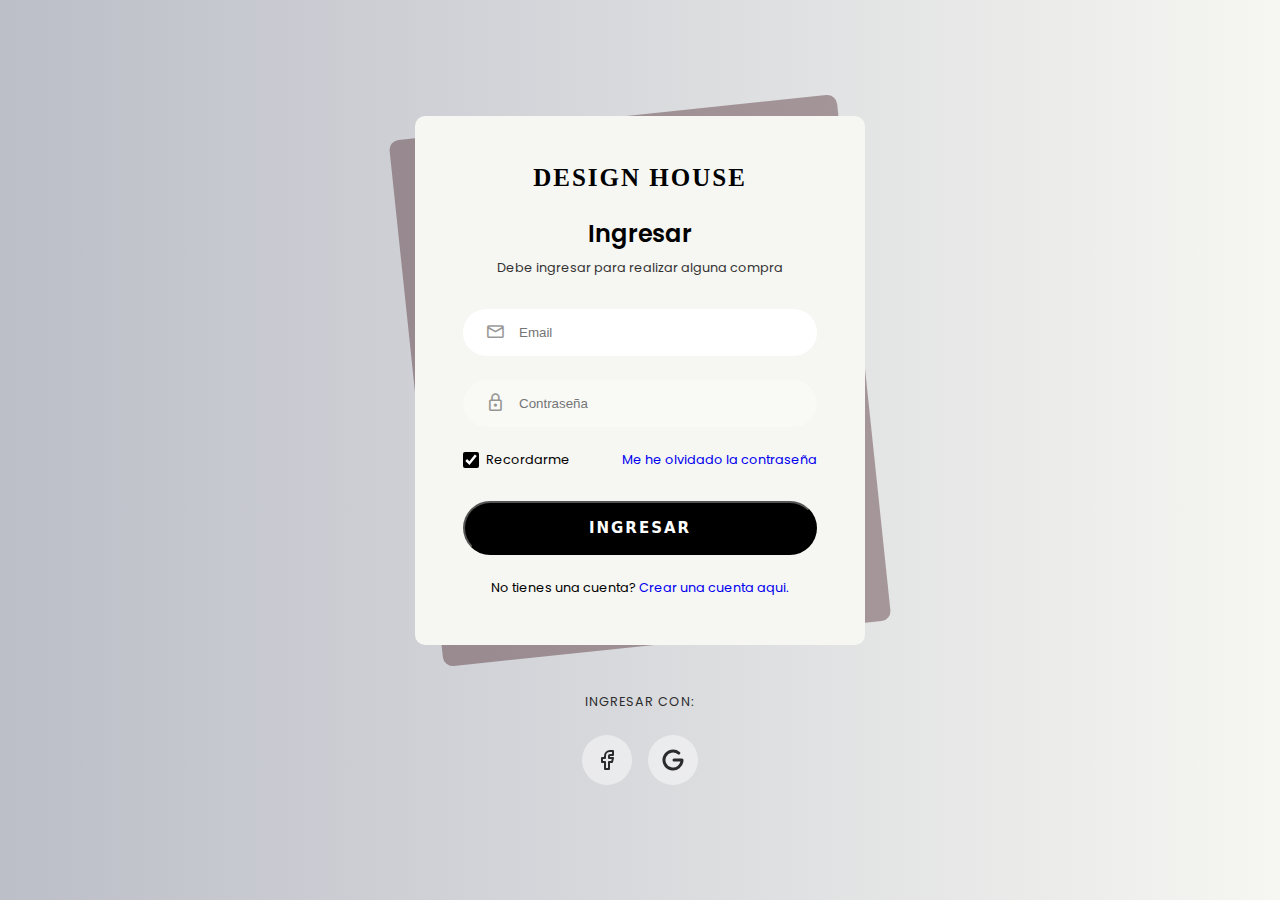
<file: pages/login.html>
<!DOCTYPE html>
<html lang="en">

<head>
    <meta charset="UTF-8">
    <meta http-equiv="X-UA-Compatible" content="IE=edge">
    <meta name="viewport" content="width=device-width, initial-scale=1.0">
    <link rel="stylesheet" href="../css/estilos.css" />
    <link rel="stylesheet"
        href="https://fonts.googleapis.com/css2?family=Material+Symbols+Rounded:opsz,wght,FILL,GRAD@48,600,0,0" />
    <!-- FAVICON -->
    <link rel="shortcut icon" href="../img/favicon_io/favicon.ico" type="image/x-icon">
    <!-- SEO -->
    <meta name="description" content="Tienda de diseño de venta de muebles">
    <meta name="keywords" content="muebles, diseño, diseño industrial, muebles de diseño, mesas, sillas">
    <meta property="og:tittle" content="Web site">

    <title>Ingresar - Design House</title>
</head>

<body class="login-body">

    <div>
        <div class="login-card">
            <div class="login-card-logo">
                <h1>DESIGN HOUSE</h1>
            </div>

            <div class="login-card-header">
                <h1>Ingresar</h1>
                <div>Debe ingresar para realizar alguna compra</div>
            </div>

            <form class="login-card-form">

                <div class="form-item">
                    <span class="form-item-icon material-symbols-rounded">mail</span>
                    <input type="text" placeholder="Email" autofocus required>
                </div>

                <div class="form-item">
                    <span class="form-item-icon material-symbols-rounded">lock</span>
                    <input type="password" placeholder="Contraseña" required>
                </div>

                <div class="form-item-other">

                    <div class="checkbox">
                        <input type="checkbox" checked>
                        <label>Recordarme</label>
                    </div>
                    <a href="#">Me he olvidado la contraseña</a>
                </div>

                <button type="submit">Ingresar</button>
            </form>

            <div class="login-card-footer">
                No tienes una cuenta? <a href="#">Crear una cuenta aqui.</a>
            </div>

        </div>
        <div class="login-card-social">

            <div>Ingresar con: </div>

            <div class="login-card-social-btns">
                <a href="#">

                    <svg xmlns="http://www.w3.org/2000/svg" class="icon icon-tabler icon-tabler-brand-facebook"
                        width="24" height="24" viewBox="0 0 24 24" stroke-width="2" stroke="currentColor" fill="none"
                        stroke-linecap="round" stroke-linejoin="round">
                        <path stroke="none" d="M0 0h24v24H0z" fill="none"></path>
                        <path d="M7 10v4h3v7h4v-7h3l1 -4h-4v-2a1 1 0 0 1 1 -1h3v-4h-3a5 5 0 0 0 -5 5v2h-3"></path>
                    </svg>

                </a>

                <a href="#">

                    <svg xmlns="http://www.w3.org/2000/svg" class="icon icon-tabler icon-tabler-brand-google" width="24"
                        height="24" viewBox="0 0 24 24" stroke-width="3" stroke="currentColor" fill="none"
                        stroke-linecap="round" stroke-linejoin="round">
                        <path stroke="none" d="M0 0h24v24H0z" fill="none"></path>
                        <path d="M17.788 5.108a9 9 0 1 0 3.212 6.892h-8"></path>
                    </svg>

                </a>

            </div>

        </div>
    </div>

</body>

</html>
</file>
<file: css/estilos.css>
/* CSS GENERAL */
@import url("https://fonts.googleapis.com/css2?family=Roboto:ital,wght@0,100;1,300;1,900&display=swap");
@import url("https://fonts.googleapis.com/css2?family=Poppins:wght@400;600&display=swap");
* {
  margin: 0;
  padding: 0;
  box-sizing: border-box; }

/* FONTS */
@media only screen and (max-width: 1300px) {
  .complete-nav .nav-section-d .main-nv {
    gap: 1.5rem; }
  body main .features .left-card div a {
    padding: 1.5vh 1vw; } }

@media only screen and (max-width: 1100px) {
  .complete-nav .nav-section-d .main-nv {
    gap: 1rem; }
  body main .features .left-card div h2 {
    font-size: 1.5vw; }
  body main .features .left-card div a {
    padding: 1.5vh 0.5vw; } }

@media only screen and (max-width: 1005px) {
  .complete-nav {
    align-items: flex-end;
    justify-content: center; }
    .complete-nav .hamburger {
      display: block;
      justify-self: start;
      cursor: pointer;
      padding-bottom: 21px;
      padding-left: 15px; }
      .complete-nav .hamburger .line {
        width: 30px;
        height: 3px;
        background-color: black;
        margin: 6px 0; }
    .complete-nav .nav-section-d {
      height: 0;
      position: absolute;
      top: 70px;
      left: 0;
      right: 0;
      width: 100%;
      background: white;
      transition: 0.2s;
      overflow: hidden; }
      .complete-nav .nav-section-d .main-nv {
        display: block;
        width: fit-content;
        text-align: start;
        transition: 0.5s;
        opacity: 0; }
        .complete-nav .nav-section-d .main-nv li {
          margin-top: 20px;
          margin-bottom: 20px; }
      .complete-nav .nav-section-d .main-nv.active {
        opacity: 1; }
    .complete-nav .nav-section-d.active {
      height: 200px; }
    .complete-nav .nav-section {
      width: 100%;
      align-items: center;
      justify-content: center;
      flex-basis: 100%;
      padding-right: 15px; }
      .complete-nav .nav-section h1 {
        padding-bottom: 12px;
        padding-right: 5px; }
    .complete-nav .nav-section-i {
      display: none; }
      .complete-nav .nav-section-i .sub-nv {
        display: none; }
  body main .features {
    padding: 10px;
    padding-bottom: 150px;
    flex-direction: column;
    justify-content: flex-end;
    align-items: center;
    height: 220vh; }
    body main .features .left-card {
      display: none; }
    body main .features .right-card h2 {
      font-size: 3vw;
      padding-bottom: 10px; }
    body main .features .right-card a {
      font-size: 1.5vw; }
  body main .texto-about div p {
    font-size: 22px; }
  body main .texto-about div a {
    font-size: 12px; } }

@media only screen and (max-width: 900px) {
  .complete-nav {
    align-items: flex-end;
    justify-content: center; }
    .complete-nav .hamburger {
      display: block;
      justify-self: start;
      cursor: pointer;
      padding-bottom: 21px;
      padding-left: 15px; }
      .complete-nav .hamburger .line {
        width: 30px;
        height: 3px;
        background-color: black;
        margin: 6px 0; }
    .complete-nav .nav-section-d {
      height: 0;
      position: absolute;
      top: 70px;
      left: 0;
      right: 0;
      width: 100%;
      background: white;
      transition: 0.2s;
      overflow: hidden; }
      .complete-nav .nav-section-d .main-nv {
        display: block;
        width: fit-content;
        text-align: start;
        transition: 0.5s;
        opacity: 0; }
        .complete-nav .nav-section-d .main-nv li {
          margin-top: 20px;
          margin-bottom: 20px; }
      .complete-nav .nav-section-d .main-nv.active {
        opacity: 1; }
    .complete-nav .nav-section-d.active {
      height: 200px; }
    .complete-nav .nav-section {
      width: 100%;
      align-items: center;
      justify-content: center;
      flex-basis: 100%;
      padding-right: 15px; }
      .complete-nav .nav-section h1 {
        padding-bottom: 12px;
        padding-right: 5px; }
    .complete-nav .nav-section-i {
      display: none; }
      .complete-nav .nav-section-i .sub-nv {
        display: none; }
  body main .features {
    padding: 10px;
    padding-bottom: 150px;
    flex-direction: column;
    justify-content: flex-end;
    align-items: center;
    height: 200vh; }
    body main .features .left-card {
      display: none; }
    body main .features .right-card h2 {
      font-size: 3vw;
      padding-bottom: 10px; }
    body main .features .right-card a {
      font-size: 1.5vw; }
  body main .texto-about div p {
    font-size: 22px; }
  body main .texto-about div a {
    font-size: 12px; } }

@media only screen and (max-width: 500px) {
  .complete-nav {
    align-items: flex-end;
    justify-content: center; }
    .complete-nav .hamburger {
      display: block;
      justify-self: start;
      cursor: pointer;
      padding-bottom: 21px;
      padding-left: 15px; }
      .complete-nav .hamburger .line {
        width: 30px;
        height: 3px;
        background-color: black;
        margin: 6px 0; }
    .complete-nav .nav-section-d {
      height: 0;
      position: absolute;
      top: 70px;
      left: 0;
      right: 0;
      width: 100%;
      background: white;
      transition: 0.2s;
      overflow: hidden; }
      .complete-nav .nav-section-d .main-nv {
        display: block;
        width: fit-content;
        text-align: start;
        transition: 0.5s;
        opacity: 0; }
        .complete-nav .nav-section-d .main-nv li {
          margin-top: 20px;
          margin-bottom: 20px; }
      .complete-nav .nav-section-d .main-nv.active {
        opacity: 1; }
    .complete-nav .nav-section-d.active {
      height: 200px; }
    .complete-nav .nav-section {
      width: 100%;
      align-items: center;
      justify-content: center;
      flex-basis: 100%;
      padding-right: 15px; }
      .complete-nav .nav-section h1 {
        padding-bottom: 12px;
        padding-right: 5px; }
    .complete-nav .nav-section-i {
      display: none; }
      .complete-nav .nav-section-i .sub-nv {
        display: none; }
  body main .features {
    padding: 10px;
    padding-bottom: 150px;
    flex-direction: column;
    justify-content: flex-end;
    align-items: center;
    height: 180vh; }
    body main .features .left-card {
      display: none; }
    body main .features .right-card h2 {
      font-size: 4vw;
      padding-bottom: 10px; }
    body main .features .right-card a {
      font-size: 2vw; }
  body main .texto-about div p {
    font-size: 22px; }
  body main .texto-about div a {
    font-size: 12px; } }

@media only screen and (max-width: 900px) {
  .galeriaProductos {
    flex-direction: column;
    align-items: center; }
    .galeriaProductos div {
      width: 70vw !important; } }

@media only screen and (max-width: 960px) {
  .ABmuestra div {
    flex-direction: column; }
  .ABmuestra img {
    width: 100% !important; }
  .ABmuestra .ABimgFT {
    padding: 60px 30px !important; } }

body main .ABhero {
  display: flex;
  flex-direction: column;
  width: 100%; }
  body main .ABhero img {
    align-self: center;
    padding: 40px;
    height: 50vh;
    width: 90%;
    object-fit: cover; }
  body main .ABhero .ABherop {
    padding-bottom: 100px;
    padding-top: 100px;
    align-self: center;
    text-align: center;
    width: 60%;
    font-size: 50px;
    font-weight: 600; }

body main .ABmuestra {
  display: flex;
  flex-direction: column;
  align-items: center;
  padding: 40px; }
  body main .ABmuestra div {
    display: flex;
    width: 90%;
    background-color: #f0f0f0; }
    body main .ABmuestra div img {
      height: 50vh;
      width: 40vw;
      object-fit: cover; }
    body main .ABmuestra div .ABimgFT {
      padding: 80px 120px;
      display: flex;
      flex-direction: column; }
      body main .ABmuestra div .ABimgFT h2 {
        font-size: 30px;
        font-weight: 600; }
      body main .ABmuestra div .ABimgFT p {
        font-size: 20px;
        font-weight: 300; }
  body main .ABmuestra #spacer {
    height: 110px;
    background-color: #f6f6f2; }

/* FOOTER */
.container {
  padding-top: 200px; }

/* HOME HEADER */
body header {
  background-color: #f6f6f2;
  padding-top: 10px;
  z-index: 9999;
  width: 100%;
  position: fixed;
  transition: all 300ms ease-in-out; }
  body header nav {
    display: flex;
    overflow: hidden;
    width: 100%;
    height: 7vh; }
    body header nav .nav-section-d {
      display: flex;
      align-items: center;
      justify-content: start;
      flex-basis: calc(100% / 3); }
      body header nav .nav-section-d .main-nv {
        display: flex;
        align-items: center;
        gap: 3rem;
        padding-left: 40px; }
        body header nav .nav-section-d .main-nv li {
          list-style: none; }
          body header nav .nav-section-d .main-nv li a {
            text-decoration: none;
            color: black;
            font-family: Arial, Helvetica, sans-serif;
            font-weight: 400;
            letter-spacing: 2px;
            font-size: 15px;
            transition: 1s ease-in-out; }
            body header nav .nav-section-d .main-nv li a:hover {
              text-decoration: none;
              border-bottom: 1px solid; }
    body header nav .nav-section {
      display: flex;
      align-items: center;
      justify-content: center;
      flex-basis: calc(100% / 3); }
      body header nav .nav-section h1 {
        color: black;
        text-align: center;
        font-family: 'Lucida Sans', 'Lucida Sans Regular', 'Lucida Grande', 'Lucida Sans Unicode', Geneva, Verdana, sans-serif;
        letter-spacing: 2px;
        font: bold 1.2em "Lucida Sans Regular";
        font-size: 30px; }
    body header nav .nav-section-i {
      display: flex;
      align-items: center;
      justify-content: end;
      padding-right: 40px;
      flex-basis: calc(100% / 3); }
      body header nav .nav-section-i .sub-nv {
        display: flex;
        gap: 1rem; }
        body header nav .nav-section-i .sub-nv img {
          height: 20px;
          width: 20px; }
        body header nav .nav-section-i .sub-nv li {
          list-style: none; }
          body header nav .nav-section-i .sub-nv li a {
            text-decoration: none;
            color: black;
            font-family: Arial, Helvetica, sans-serif;
            font-weight: 400;
            letter-spacing: 2px;
            font-size: 15px;
            transition: 1s ease-in-out; }
            body header nav .nav-section-i .sub-nv li a:hover {
              text-decoration: none;
              border-bottom: 1px solid; }

.scroll-down header {
  transform: translate3d(0, -100%, 0); }

.scroll-up header {
  filter: drop-shadow(0 -10px 20px #aaaaaa); }

.login-body {
  font-family: 'Poppins', sans-serif;
  min-height: 100vh;
  background: linear-gradient(to right, #bcbec8, #f6f6f2);
  display: flex;
  justify-content: center;
  align-items: center; }
  .login-body div .login-card {
    width: 450px;
    background: #f6f6f2;
    padding: 3rem;
    border-radius: 10px;
    position: relative; }
    .login-body div .login-card .login-card-logo {
      margin-bottom: 1.5rem; }
      .login-body div .login-card .login-card-logo h1 {
        color: black;
        font-family: 'Lucida Sans', 'Lucida Sans Regular', 'Lucida Grande', 'Lucida Sans Unicode', Geneva, Verdana, sans-serif;
        letter-spacing: 2px;
        font: bold 1.2em "Lucida Sans Regular";
        font-size: 25px; }
  .login-body div .login-card::before {
    content: '';
    position: absolute;
    inset: 0;
    background: rgba(61, 21, 26, 0.375);
    transform: rotate(-6deg);
    border-radius: 10px;
    z-index: -1; }
  .login-body div .login-card-header {
    margin-bottom: 2rem; }
    .login-body div .login-card-header h1 {
      font-size: 1.5rem;
      font-weight: 600;
      margin-bottom: .5rem; }
    .login-body div .login-card-header div {
      font-size: calc(1rem * .8);
      opacity: .8; }
  .login-body div .login-card-form {
    display: flex;
    flex-direction: column;
    gap: 1.5rem; }
    .login-body div .login-card-form .form-item {
      position: relative; }
      .login-body div .login-card-form .form-item .form-item-icon {
        position: absolute;
        top: .82rem;
        left: 1.4rem;
        font-size: 1.3rem;
        opacity: .4; }
    .login-body div .login-card-form .form-item-other {
      display: flex;
      align-items: center;
      justify-content: space-between;
      font-size: calc(1rem * .8);
      margin-bottom: .5rem; }
      .login-body div .login-card-form .form-item-other .checkbox {
        display: flex;
        align-items: center;
        gap: 7px; }
      .login-body div .login-card-form .form-item-other a {
        text-decoration: none; }
    .login-body div .login-card-form button {
      background: black;
      color: white;
      font-family: system-ui, -apple-system, BlinkMacSystemFont, 'Segoe UI', Roboto, Oxygen, Ubuntu, Cantarell, 'Open Sans', 'Helvetica Neue', sans-serif;
      font-variant: "Open Sans";
      letter-spacing: 2px;
      font-weight: 600;
      font-size: 15px;
      padding: 1rem;
      border-radius: 100px;
      text-align: center;
      text-transform: uppercase;
      transition: 0.2s ease-in-out; }
      .login-body div .login-card-form button:hover {
        background-color: #f6f6f2;
        color: black; }
  .login-body div .login-card-footer {
    margin-top: 1.5rem;
    font-size: calc(1rem * .8); }
    .login-body div .login-card-footer a {
      text-decoration: none; }
  .login-body div .login-card-social {
    display: flex;
    flex-direction: column;
    gap: 1.5rem;
    text-align: center;
    margin-top: 3rem; }
    .login-body div .login-card-social div {
      opacity: .8;
      text-transform: uppercase;
      letter-spacing: 1px;
      font-size: calc(1rem * .8); }
    .login-body div .login-card-social .login-card-social-btns {
      display: flex;
      align-items: center;
      justify-content: center;
      gap: 1rem; }
      .login-body div .login-card-social .login-card-social-btns a {
        display: flex;
        align-items: center;
        justify-content: center;
        color: black;
        width: 50px;
        height: 50px;
        background-color: rgba(255, 255, 255, 0.6);
        border-radius: 100px;
        transition: all .5s; }
        .login-body div .login-card-social .login-card-social-btns a:hover {
          background-color: white;
          transform: scale(1.1); }

.login-card-logo,
.login-card-header,
.login-card-footer {
  text-align: center; }

.login-card input[type="text"],
.login-card input[type="password"],
.login-card input[type="email"] {
  border: none;
  outline: none;
  background: rgba(255, 255, 255, 0.3);
  padding: 1rem 1.5rem;
  padding-left: calc(1rem * 3.5);
  border-radius: 100px;
  width: 100%;
  transition: background .5s; }

.login-card input[type="checkbox"] {
  width: 16px;
  height: 16px;
  accent-color: black; }
  .login-card input[type="checkbox"]:focus {
    background: white; }

.login-card input:focus {
  background: white; }

/* Responsive */
@media (max-width: 768px) {
  .login-body {
    padding: 2rem 0; }
  .login-card {
    width: 280px;
    padding: 2rem; } }

/* ---------- */
/* MAIN */
main section {
  background-color: #f6f6f2; }
  main section .side {
    height: 100vh;
    width: 100%;
    display: grid;
    place-items: center;
    overflow: hidden;
    position: absolute; }
    main section .side .tittle {
      font-family: system-ui, -apple-system, BlinkMacSystemFont, 'Segoe UI',  Roboto, Oxygen, Ubuntu, Cantarell, 'Open Sans', 'Helvetica Neue', sans-serif;
      font-variant: "Open Sans";
      font-size: 8vw;
      margin: 0px 10vw;
      width: 80vw; }
      main section .side .tittle .fancy {
        font-family: 'Times New Roman', Times, serif;
        font-style: italic;
        font-size: 1.3em;
        line-height: 0.8em; }
  main section #left-side {
    background-image: url("https://img.freepik.com/free-photo/brown-sofa-wooden-table-living-room-interior-with-plant-concrete-wall_41470-3721.jpg?w=1380&t=st=1668561658~exp=1668562258~hmac=5c5657b38e947e142785c992e361c0450484e382872c7406e599a7a1f48bb20c");
    background-repeat: no-repeat;
    background-position: center;
    background-size: cover;
    z-index: 2; }
    main section #left-side .tittle {
      color: #e7e7e7; }
      main section #left-side .tittle .fancy {
        color: #e8dab2; }
  main section #right-side {
    background-image: url("https://img.freepik.com/free-photo/gray-sofa-white-living-room_43614-796.jpg?w=1380&t=st=1668561871~exp=1668562471~hmac=5f378ad07f28aacb0d355f91d4324b753df4d5718dbefc64269b6ccfa847dc5b");
    background-repeat: no-repeat;
    background-position: center;
    background-size: cover; }
    main section #right-side .tittle {
      color: #3d151a; }
      main section #right-side .tittle .fancy {
        color: #dd6e42; }

main .features {
  padding: 50px;
  z-index: 2;
  padding-top: 1100px;
  display: flex;
  align-items: center;
  gap: 50px;
  overflow: hidden;
  width: 100%;
  height: 230vh; }
  main .features .left-card {
    width: 200vw; }
    main .features .left-card img {
      width: 100%;
      height: 100%;
      object-fit: cover;
      padding-bottom: 25px; }
    main .features .left-card div {
      display: flex;
      justify-content: space-between; }
      main .features .left-card div h2 {
        padding-left: 8px;
        font-family: system-ui, -apple-system, BlinkMacSystemFont, 'Segoe UI', Roboto, Oxygen, Ubuntu, Cantarell,  'Open Sans', 'Helvetica Neue', sans-serif;
        font-variant: "Open Sans";
        letter-spacing: 2px;
        font-size: 2vw;
        font-weight: 600; }
      main .features .left-card div a {
        text-decoration: none;
        padding: 1.5vh 3vw;
        color: black;
        font-family: system-ui, -apple-system, BlinkMacSystemFont, 'Segoe UI', Roboto, Oxygen, Ubuntu, Cantarell, 'Open Sans', 'Helvetica Neue', sans-serif;
        font-variant: "Open Sans";
        letter-spacing: 2px;
        font-weight: 600;
        font-size: 0.8vw;
        border: 1px solid black;
        background-color: #f6f6f2;
        transition: 0.2s ease-in-out; }
        main .features .left-card div a:hover {
          color: #f6f6f2;
          background-color: #3d151a; }
  main .features .right-card img {
    width: 100%;
    height: 100%;
    object-fit: cover; }
  main .features .right-card h2 {
    padding-bottom: 25px;
    padding-top: 10px;
    font-family: system-ui, -apple-system, BlinkMacSystemFont, 'Segoe UI', Roboto, Oxygen, Ubuntu, Cantarell, 'Open Sans', 'Helvetica Neue', sans-serif;
    font-variant: "Open Sans";
    letter-spacing: 2px;
    font-size: 2.5vw;
    font-weight: 500; }
  main .features .right-card a {
    text-decoration: none;
    padding: 1.5vh 3vw;
    color: black;
    font-family: system-ui, -apple-system, BlinkMacSystemFont, 'Segoe UI', Roboto, Oxygen, Ubuntu, Cantarell, 'Open Sans', 'Helvetica Neue', sans-serif;
    font-variant: "Open Sans";
    letter-spacing: 2px;
    font-weight: 600;
    font-size: 0.8vw;
    border: 1px solid black;
    background-color: #f6f6f2;
    transition: 0.2s ease-in-out; }
    main .features .right-card a:hover {
      color: #f6f6f2;
      background-color: #3d151a; }

main .productosDestacados {
  display: grid;
  grid: 'PDtittle PDtittle PDtittle PDtittle' 'pd-button pd-button pd-button pd-button' 'product1 product2 product3 product4';
  grid-template-columns: 320px 320px 320px 320px;
  grid-template-rows: 50px 35px 420px;
  width: 100%;
  height: 80vh;
  gap: 20px;
  overflow: hidden;
  justify-content: start;
  padding: 20px;
  padding-left: 4.5vw; }
  main .productosDestacados .PDtittle h3 {
    padding-left: 8px;
    font-family: system-ui, -apple-system, BlinkMacSystemFont, 'Segoe UI', Roboto, Oxygen, Ubuntu, Cantarell, 'Open Sans', 'Helvetica Neue', sans-serif;
    font-variant: "Open Sans";
    font-size: 27px;
    font-weight: 600; }
  main .productosDestacados .PDbutton {
    grid-area: pd-button;
    display: flex;
    padding-left: 5px; }
    main .productosDestacados .PDbutton a {
      text-decoration: none;
      color: black;
      font-family: system-ui, -apple-system, BlinkMacSystemFont, 'Segoe UI', Roboto, Oxygen, Ubuntu, Cantarell, 'Open Sans', 'Helvetica Neue', sans-serif;
      font-variant: "Open Sans";
      letter-spacing: 2px;
      font-weight: 600;
      font-size: 15px;
      padding-top: 3px; }
      main .productosDestacados .PDbutton a:hover {
        color: #dd6e42; }
    main .productosDestacados .PDbutton img {
      padding-left: 10px;
      height: 30px;
      width: 40px;
      transition: 0.3s ease-in-out; }
      main .productosDestacados .PDbutton img:hover {
        transform: translateX(25%); }
  main .productosDestacados .productDesc1 {
    grid-area: product1; }
    main .productosDestacados .productDesc1 img {
      position: absolute;
      width: 320px;
      height: 420px;
      object-fit: cover;
      transition: 0.2s ease-in-out; }
      main .productosDestacados .productDesc1 img:hover {
        transform: scale(1.05); }
  main .productosDestacados .productDesc2 {
    grid-area: product2;
    transition-delay: 200ms; }
    main .productosDestacados .productDesc2 img {
      width: 320px;
      height: 420px;
      object-fit: cover;
      transition: 0.2s ease-in-out; }
      main .productosDestacados .productDesc2 img:hover {
        transform: scale(1.05); }
  main .productosDestacados .productDesc3 {
    grid-area: product3;
    transition-delay: 400ms; }
    main .productosDestacados .productDesc3 img {
      width: 320px;
      height: 420px;
      object-fit: cover;
      transition: 0.2s ease-in-out; }
      main .productosDestacados .productDesc3 img:hover {
        transform: scale(1.05); }
  main .productosDestacados .productDesc4 {
    grid-area: product4;
    transition-delay: 600ms; }
    main .productosDestacados .productDesc4 img {
      width: 320px;
      height: 420px;
      object-fit: cover;
      transition: 0.2s ease-in-out; }
      main .productosDestacados .productDesc4 img:hover {
        transform: scale(1.05); }

main .texto-about {
  border-bottom: 1px solid black; }
  main .texto-about div {
    padding-bottom: 30vh;
    padding-left: 25%;
    padding-right: 25%; }
    main .texto-about div p {
      font-family: system-ui, -apple-system, BlinkMacSystemFont, 'Segoe UI', Roboto, Oxygen, Ubuntu, Cantarell, 'Open Sans', 'Helvetica Neue', sans-serif;
      font-variant: "Open Sans";
      font-weight: 600;
      font-size: 32px;
      letter-spacing: 2px;
      text-align: justify;
      width: 100%;
      padding-bottom: 15px;
      border-bottom: 2px solid #e8dab2; }
    main .texto-about div a {
      text-decoration: none;
      color: black;
      font-family: system-ui, -apple-system, BlinkMacSystemFont, 'Segoe UI', Roboto, Oxygen, Ubuntu, Cantarell, 'Open Sans', 'Helvetica Neue', sans-serif;
      font-variant: "Open Sans";
      letter-spacing: 2px;
      font-weight: 600;
      font-size: 15px;
      padding-top: 3px; }
      main .texto-about div a:hover {
        color: #dd6e42; }
    main .texto-about div img {
      padding-left: 10px;
      height: 30px;
      width: 40px;
      transition: 0.3s ease-in-out; }
      main .texto-about div img:hover {
        transform: translateX(25%); }

main .hidden {
  opacity: 0;
  filter: blur(5px);
  transform: translateX(-100%);
  transition: all 1s; }

main .show {
  opacity: 1;
  filter: blur(0);
  transform: translateX(0); }

body main div div .carr1 {
  height: 60vh;
  width: 100%;
  object-fit: cover; }

body main .productosHero {
  display: flex;
  height: 100px;
  width: 100%;
  justify-content: center;
  padding: 50px;
  border-bottom: 1.5px solid rgba(0, 0, 0, 0.099); }
  body main .productosHero h2 {
    font-size: 3vh;
    font-family: Arial, Helvetica, sans-serif;
    font-weight: 500;
    letter-spacing: 3px; }

body main .galeriaProductos {
  display: flex;
  flex-wrap: wrap;
  justify-content: center;
  overflow: hidden;
  width: 100%;
  gap: 20px;
  padding: 1vw;
  padding-top: 50px; }
  body main .galeriaProductos div {
    width: 25vw;
    padding-bottom: 100px; }
    body main .galeriaProductos div img {
      width: 100%;
      height: 100%;
      object-fit: cover;
      transition: 0.1s ease-in-out; }
      body main .galeriaProductos div img:hover {
        filter: drop-shadow(0 5px 8px #aaaaaa);
        transform: scale(1.005); }
    body main .galeriaProductos div .footerProductos {
      display: grid;
      grid-template-columns: 50% 50%;
      grid-template-rows: 30px;
      width: 100%;
      padding-top: 10px; }
      body main .galeriaProductos div .footerProductos h1 {
        font-size: 13px;
        font-family: system-ui, -apple-system, BlinkMacSystemFont, 'Segoe UI', Roboto, Oxygen, Ubuntu, Cantarell, 'Open Sans', 'Helvetica Neue', sans-serif;
        font-variant: "Open Sans";
        letter-spacing: 2px;
        font-weight: 200;
        width: 15vw;
        justify-self: start; }
      body main .galeriaProductos div .footerProductos .later {
        color: #dd6e42;
        font-weight: 400; }
      body main .galeriaProductos div .footerProductos .precio {
        font-size: 13px;
        font-family: system-ui, -apple-system, BlinkMacSystemFont, 'Segoe UI', Roboto, Oxygen, Ubuntu, Cantarell, 'Open Sans', 'Helvetica Neue', sans-serif;
        font-variant: "Open Sans";
        letter-spacing: 2px;
        font-weight: 200;
        justify-self: end; }

body main .galeriaProductos3 {
  background-color: #f6f6f2;
  display: flex;
  align-items: center;
  justify-content: center;
  padding-bottom: 90px;
  padding-top: 100px; }
  body main .galeriaProductos3 div {
    width: 80vw; }
    body main .galeriaProductos3 div img {
      width: 100%;
      height: 600px;
      object-fit: cover; }
</file>
